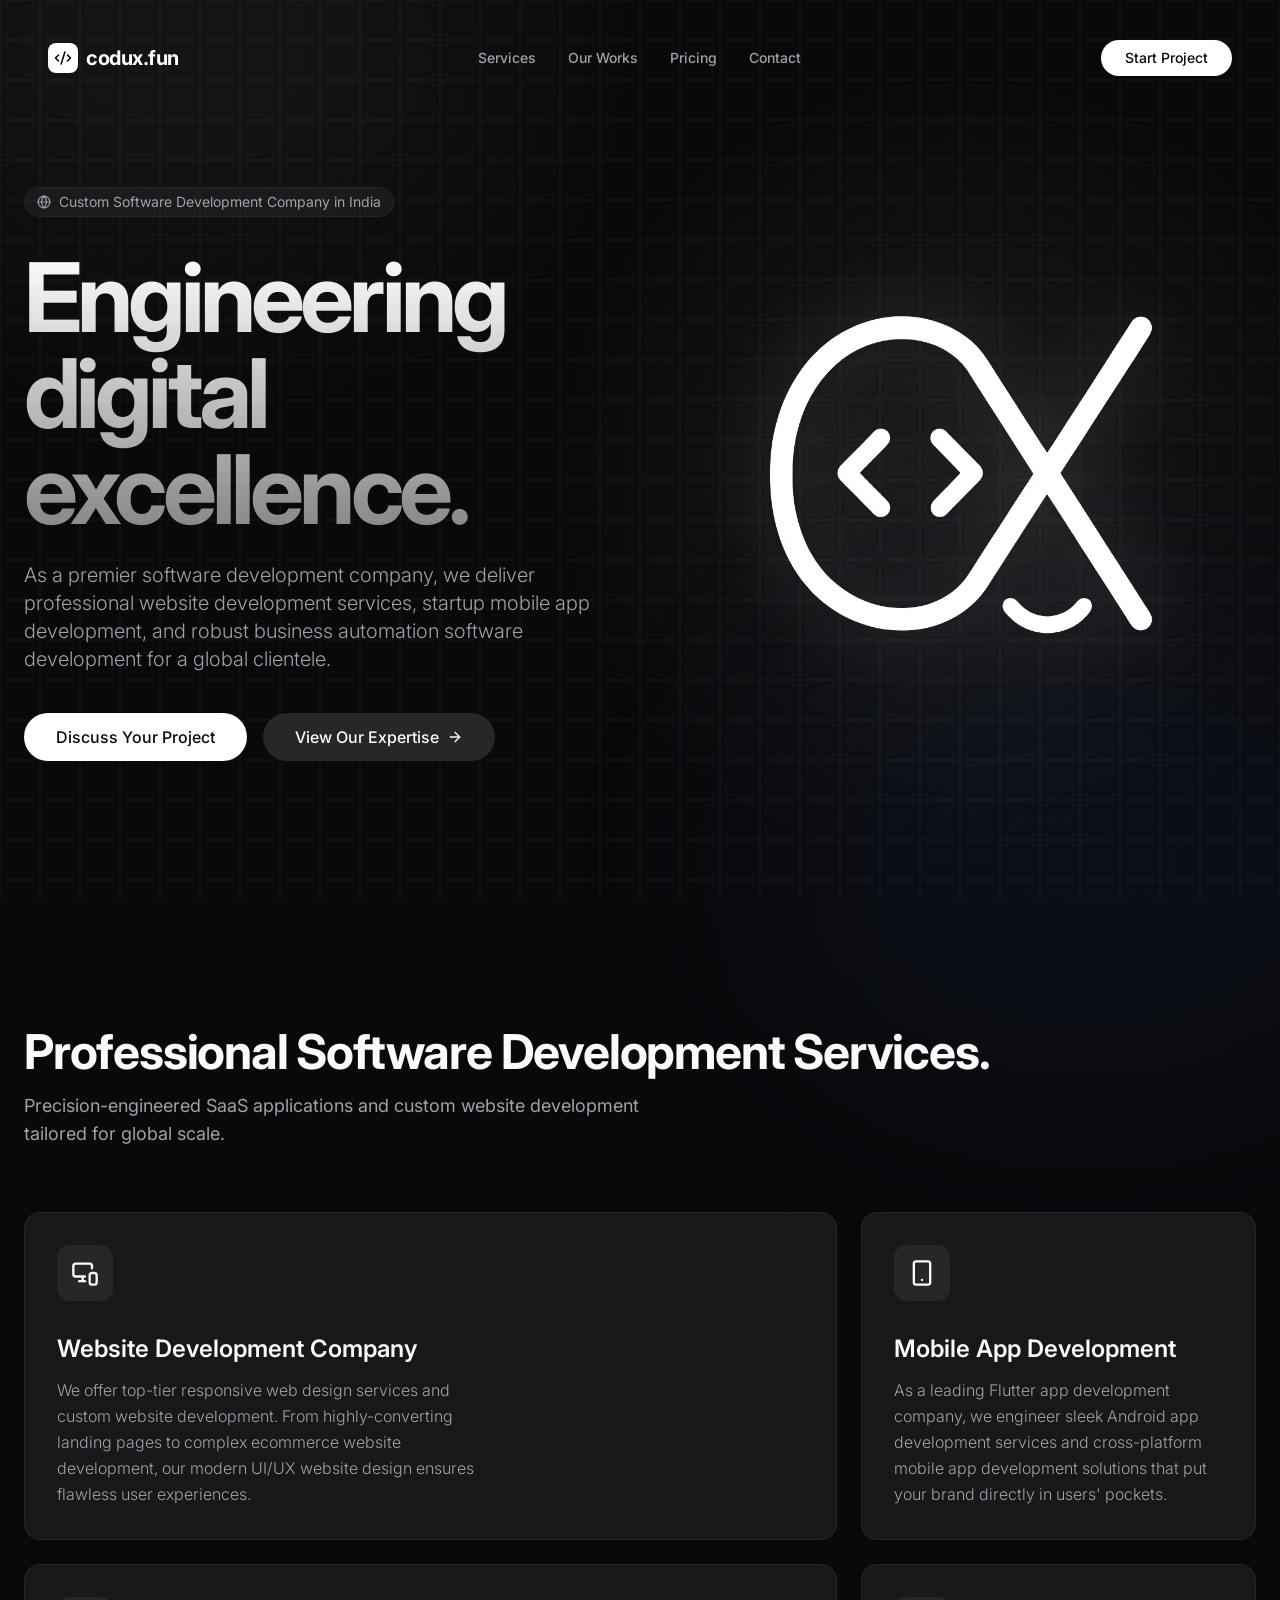
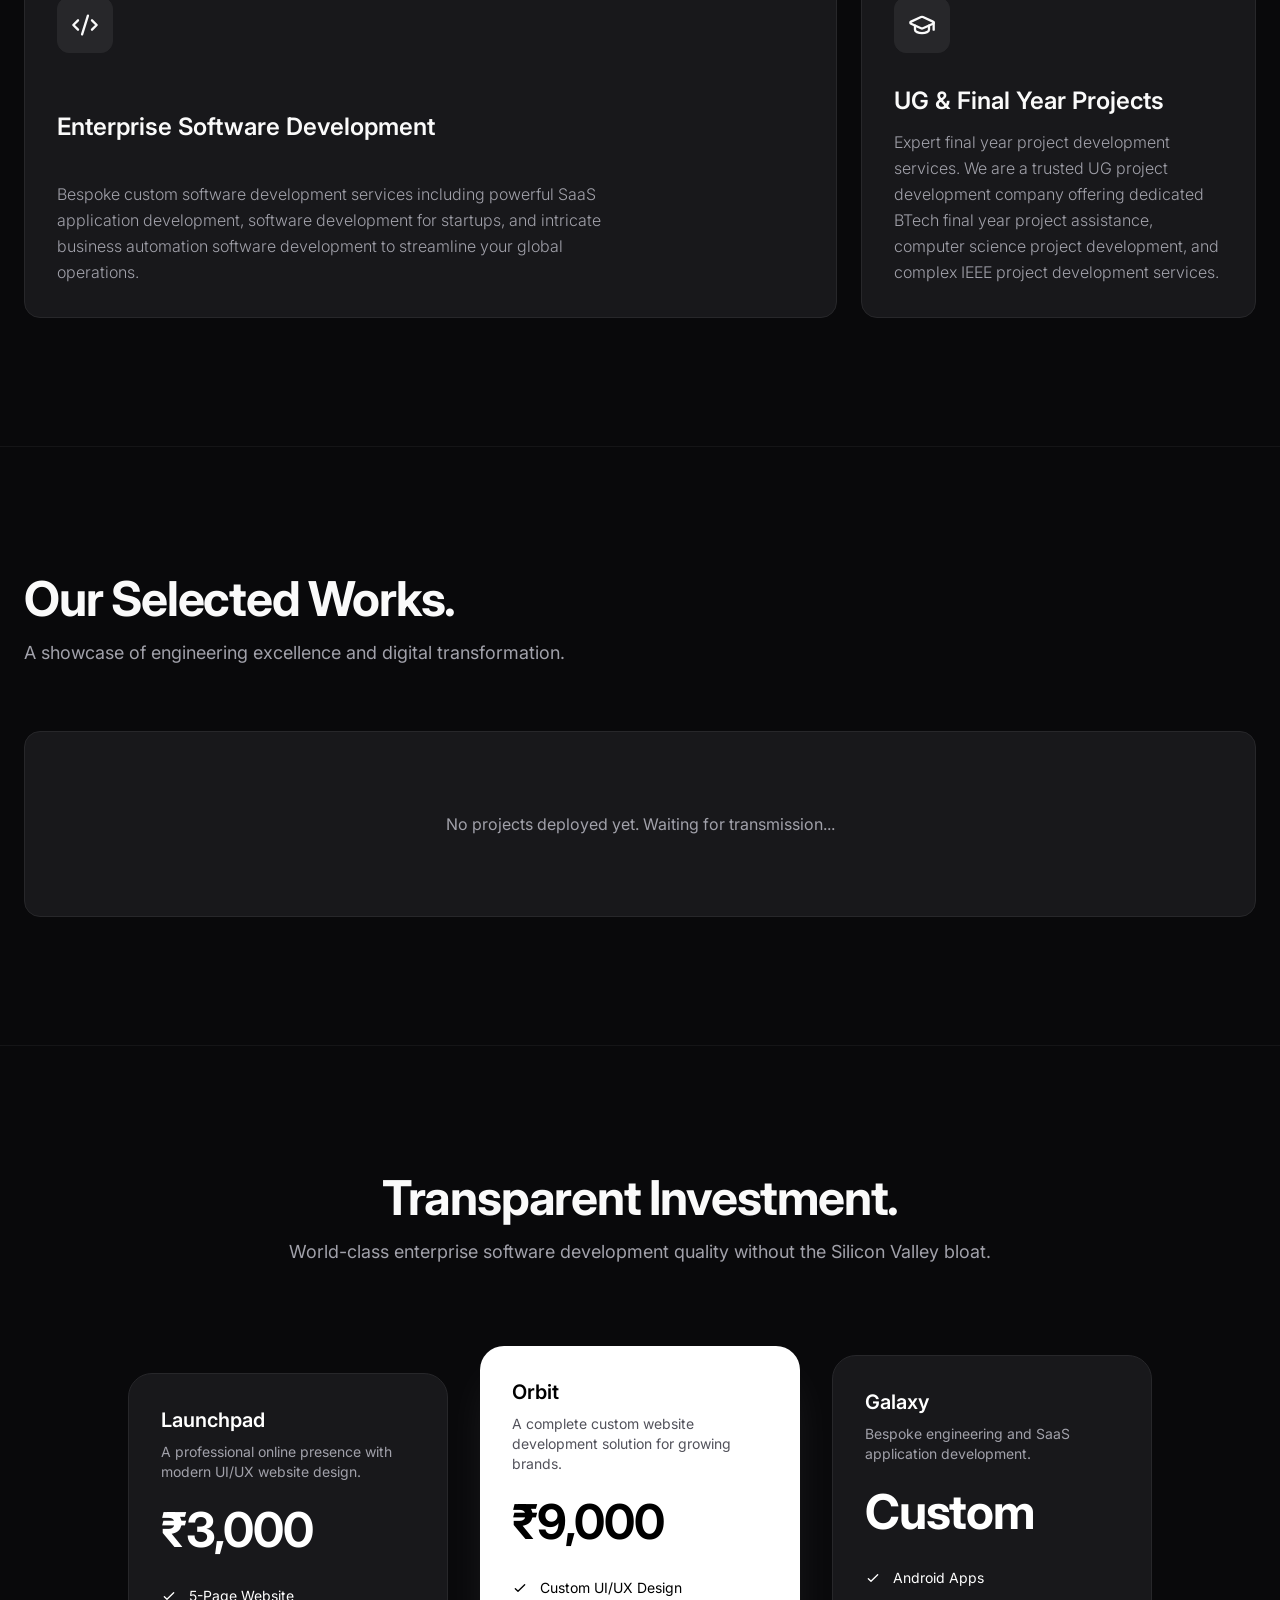
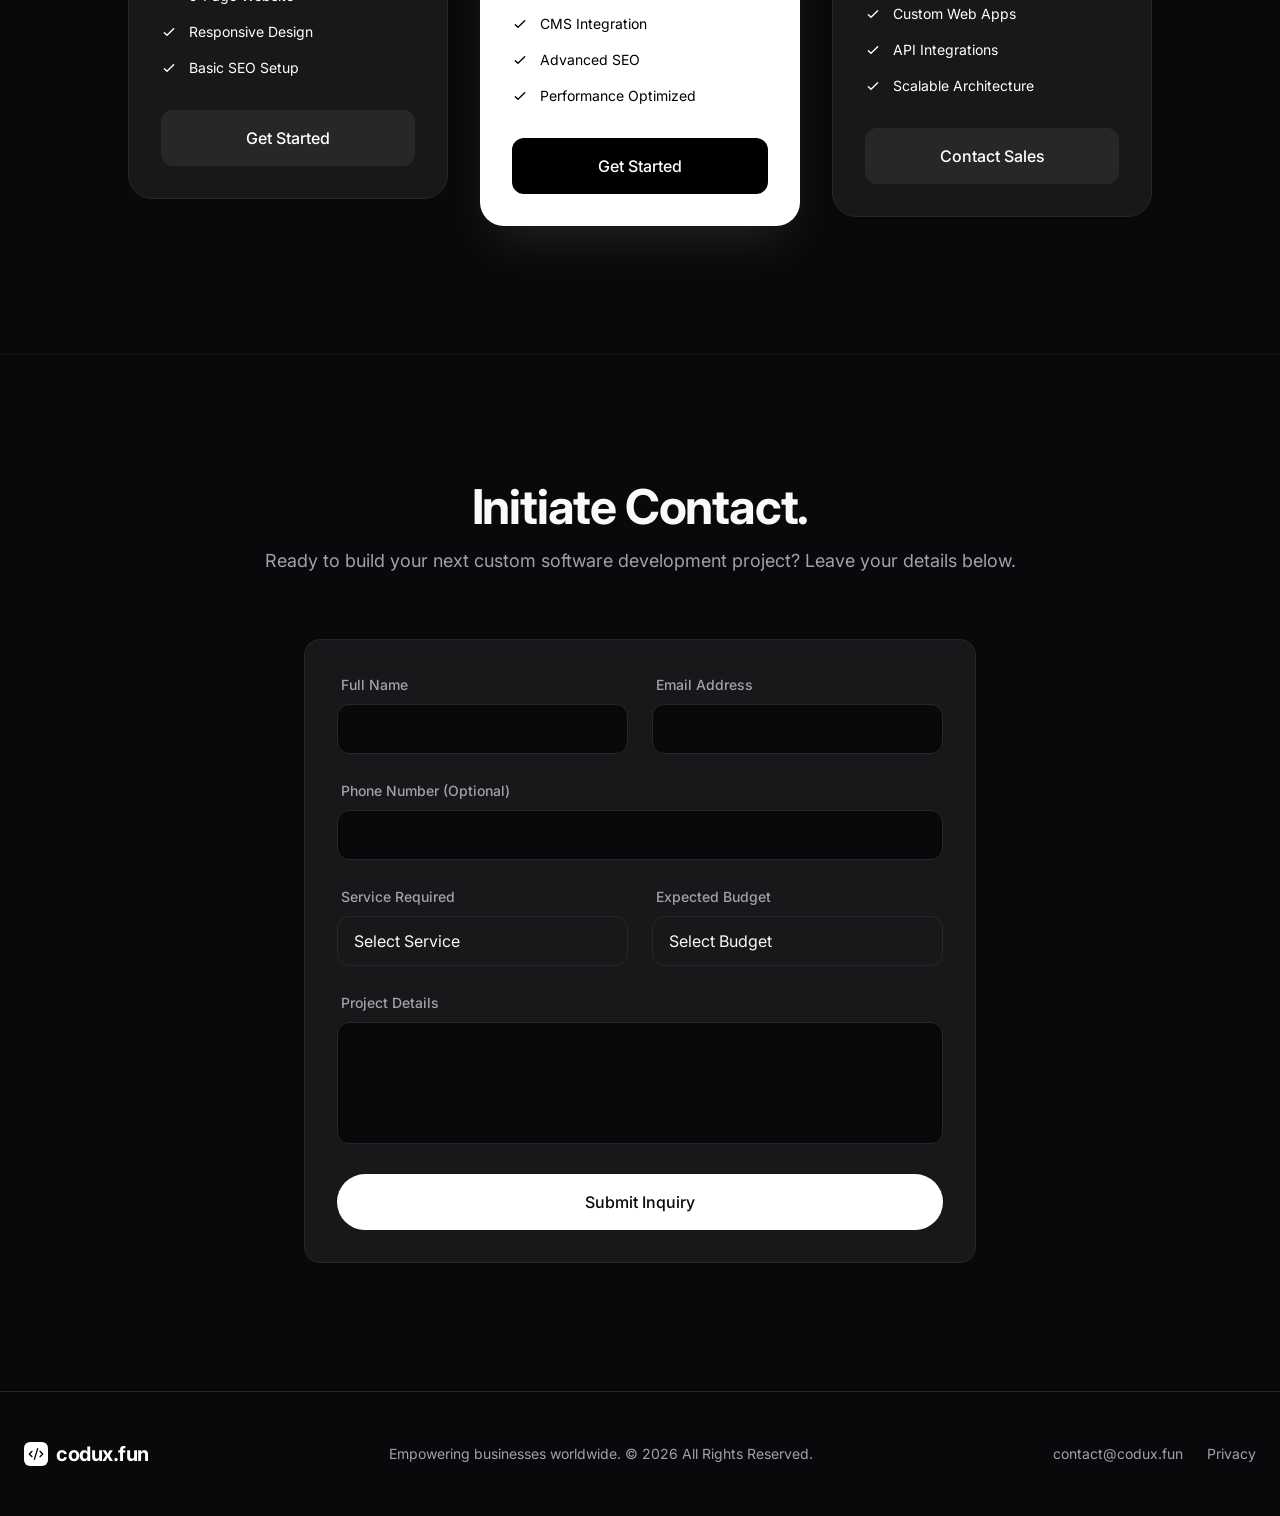
<file: index.html>
<!doctype html>
<html lang="en">
  <head>
    <meta charset="UTF-8" />
    <link rel="icon" type="image/webp" href="/hero-logo.png" />
    <meta name="viewport" content="width=device-width, initial-scale=1.0" />
    
    <title>Custom Software Development Company in Tamil Nadu,India | Codux.fun</title>
    <meta name="title" content="Custom Software Development Company in India | Codux.fun">
    <meta name="description" content="Codux is a leading custom software development company in India. We provide professional website development services, mobile app development, enterprise SaaS applications, and engineering project development services globally." />
    <meta name="keywords" content="custom software development company in India, custom software development services, website development company, mobile app development company, professional website development services, SaaS application development, final year project development services, Flutter app development company" />
    <meta name="robots" content="index, follow">
    <meta http-equiv="Content-Type" content="text/html; charset=utf-8">
    <meta name="language" content="English">
    <script type="module" crossorigin src="/assets/index-D_XTGC7p.js"></script>
    <link rel="stylesheet" crossorigin href="/assets/index-DjdF25Im.css">
  </head>
  <body>
    <div id="root"></div>
  </body>
</html>
</file>
<file: assets/index-DjdF25Im.css>
@import "https://fonts.googleapis.com/css2?family=Inter:wght@300;400;500;600;700;800&display=swap";*,:before,:after{box-sizing:border-box;border:0 solid #e5e7eb}:before,:after{--tw-content:""}html{-webkit-text-size-adjust:100%;tab-size:4;font-family:Inter,sans-serif;line-height:1.5}body{line-height:inherit;margin:0}hr{height:0;color:inherit;border-top-width:1px}abbr:where([title]){-webkit-text-decoration:underline dotted;text-decoration:underline dotted}h1,h2,h3,h4,h5,h6{font-size:inherit;font-weight:inherit}a{color:inherit;-webkit-text-decoration:inherit;text-decoration:inherit}b,strong{font-weight:bolder}code,kbd,samp,pre{font-family:ui-monospace,SFMono-Regular,Menlo,Monaco,Consolas,Liberation Mono,Courier New,monospace;font-size:1em}small{font-size:80%}sub,sup{vertical-align:baseline;font-size:75%;line-height:0;position:relative}sub{bottom:-.25em}sup{top:-.5em}table{text-indent:0;border-color:inherit;border-collapse:collapse}button,input,optgroup,select,textarea{font-family:inherit;font-size:100%;font-weight:inherit;line-height:inherit;color:inherit;margin:0;padding:0}button,select{text-transform:none}button,[type=button],[type=reset],[type=submit]{-webkit-appearance:button;background-color:#0000;background-image:none}:-moz-focusring{outline:auto}:-moz-ui-invalid{box-shadow:none}progress{vertical-align:baseline}::-webkit-inner-spin-button{height:auto}::-webkit-outer-spin-button{height:auto}[type=search]{-webkit-appearance:textfield;outline-offset:-2px}::-webkit-search-decoration{-webkit-appearance:none}::-webkit-file-upload-button{-webkit-appearance:button;font:inherit}summary{display:list-item}blockquote,dl,dd,h1,h2,h3,h4,h5,h6,hr,figure,p,pre{margin:0}fieldset{margin:0;padding:0}legend{padding:0}ol,ul,menu{margin:0;padding:0;list-style:none}textarea{resize:vertical}input::-moz-placeholder{opacity:1;color:#9ca3af}textarea::-moz-placeholder{opacity:1;color:#9ca3af}input::placeholder,textarea::placeholder{opacity:1;color:#9ca3af}button,[role=button]{cursor:pointer}:disabled{cursor:default}img,svg,video,canvas,audio,iframe,embed,object{vertical-align:middle;display:block}img,video{max-width:100%;height:auto}html,body{--tw-bg-opacity:1;background-color:rgb(9 9 11/var(--tw-bg-opacity));--tw-text-opacity:1;width:100%;height:100%;color:rgb(250 250 250/var(--tw-text-opacity));-webkit-font-smoothing:antialiased;-moz-osx-font-smoothing:grayscale;font-family:Inter,sans-serif}html ::-moz-selection{--tw-bg-opacity:1;background-color:rgb(255 255 255/var(--tw-bg-opacity));--tw-text-opacity:1;color:rgb(0 0 0/var(--tw-text-opacity))}body ::-moz-selection{--tw-bg-opacity:1;background-color:rgb(255 255 255/var(--tw-bg-opacity));--tw-text-opacity:1;color:rgb(0 0 0/var(--tw-text-opacity))}html ::selection{--tw-bg-opacity:1;background-color:rgb(255 255 255/var(--tw-bg-opacity));--tw-text-opacity:1;color:rgb(0 0 0/var(--tw-text-opacity))}body ::selection{--tw-bg-opacity:1;background-color:rgb(255 255 255/var(--tw-bg-opacity));--tw-text-opacity:1;color:rgb(0 0 0/var(--tw-text-opacity))}html::-moz-selection{--tw-bg-opacity:1;background-color:rgb(255 255 255/var(--tw-bg-opacity));--tw-text-opacity:1;color:rgb(0 0 0/var(--tw-text-opacity))}body::-moz-selection{--tw-bg-opacity:1;background-color:rgb(255 255 255/var(--tw-bg-opacity));--tw-text-opacity:1;color:rgb(0 0 0/var(--tw-text-opacity))}html::selection{--tw-bg-opacity:1;background-color:rgb(255 255 255/var(--tw-bg-opacity));--tw-text-opacity:1;color:rgb(0 0 0/var(--tw-text-opacity))}body::selection{--tw-bg-opacity:1;background-color:rgb(255 255 255/var(--tw-bg-opacity));--tw-text-opacity:1;color:rgb(0 0 0/var(--tw-text-opacity))}#root{flex-direction:column;width:100%;min-height:100vh;display:flex;overflow-x:hidden}*,:before,:after,::backdrop{--tw-border-spacing-x:0;--tw-border-spacing-y:0;--tw-translate-x:0;--tw-translate-y:0;--tw-rotate:0;--tw-skew-x:0;--tw-skew-y:0;--tw-scale-x:1;--tw-scale-y:1;--tw-pan-x: ;--tw-pan-y: ;--tw-pinch-zoom: ;--tw-scroll-snap-strictness:proximity;--tw-ordinal: ;--tw-slashed-zero: ;--tw-numeric-figure: ;--tw-numeric-spacing: ;--tw-numeric-fraction: ;--tw-ring-inset: ;--tw-ring-offset-width:0px;--tw-ring-offset-color:#fff;--tw-ring-color:#3b82f680;--tw-ring-offset-shadow:0 0 #0000;--tw-ring-shadow:0 0 #0000;--tw-shadow:0 0 #0000;--tw-shadow-colored:0 0 #0000;--tw-blur: ;--tw-brightness: ;--tw-contrast: ;--tw-grayscale: ;--tw-hue-rotate: ;--tw-invert: ;--tw-saturate: ;--tw-sepia: ;--tw-drop-shadow: ;--tw-backdrop-blur: ;--tw-backdrop-brightness: ;--tw-backdrop-contrast: ;--tw-backdrop-grayscale: ;--tw-backdrop-hue-rotate: ;--tw-backdrop-invert: ;--tw-backdrop-opacity: ;--tw-backdrop-saturate: ;--tw-backdrop-sepia: }.glass-nav{--tw-backdrop-blur:blur(24px);-webkit-backdrop-filter:var(--tw-backdrop-blur) var(--tw-backdrop-brightness) var(--tw-backdrop-contrast) var(--tw-backdrop-grayscale) var(--tw-backdrop-hue-rotate) var(--tw-backdrop-invert) var(--tw-backdrop-opacity) var(--tw-backdrop-saturate) var(--tw-backdrop-sepia);backdrop-filter:var(--tw-backdrop-blur) var(--tw-backdrop-brightness) var(--tw-backdrop-contrast) var(--tw-backdrop-grayscale) var(--tw-backdrop-hue-rotate) var(--tw-backdrop-invert) var(--tw-backdrop-opacity) var(--tw-backdrop-saturate) var(--tw-backdrop-sepia);background-color:#09090bcc;border-color:#ffffff1a;border-bottom-width:1px}.premium-card{--tw-border-opacity:1;border-width:1px;border-color:rgb(39 39 42/var(--tw-border-opacity));--tw-bg-opacity:1;background-color:rgb(24 24 27/var(--tw-bg-opacity));border-radius:1rem;padding:2rem;transition-property:all;transition-duration:.5s;transition-timing-function:cubic-bezier(.4,0,.2,1)}.premium-card:hover{background-color:#18181bcc;border-color:#fff3}.btn-primary{--tw-bg-opacity:1;background-color:rgb(255 255 255/var(--tw-bg-opacity));--tw-text-opacity:1;color:rgb(9 9 11/var(--tw-text-opacity));border-radius:9999px;justify-content:center;align-items:center;padding:.75rem 2rem;font-weight:500;transition-property:transform;transition-duration:.15s;transition-timing-function:cubic-bezier(.4,0,.2,1);display:inline-flex}.btn-primary:hover{--tw-scale-x:1.05;--tw-scale-y:1.05;transform:translate(var(--tw-translate-x), var(--tw-translate-y)) rotate(var(--tw-rotate)) skewX(var(--tw-skew-x)) skewY(var(--tw-skew-y)) scaleX(var(--tw-scale-x)) scaleY(var(--tw-scale-y))}.btn-primary:focus{outline-offset:2px;--tw-ring-offset-shadow:var(--tw-ring-inset) 0 0 0 var(--tw-ring-offset-width) var(--tw-ring-offset-color);--tw-ring-shadow:var(--tw-ring-inset) 0 0 0 calc(2px + var(--tw-ring-offset-width)) var(--tw-ring-color);box-shadow:var(--tw-ring-offset-shadow), var(--tw-ring-shadow), var(--tw-shadow,0 0 #0000);--tw-ring-color:#ffffff80;outline:2px solid #0000}.btn-secondary{--tw-bg-opacity:1;background-color:rgb(39 39 42/var(--tw-bg-opacity));--tw-text-opacity:1;color:rgb(250 250 250/var(--tw-text-opacity));border-radius:9999px;justify-content:center;align-items:center;padding:.75rem 2rem;font-weight:500;transition-property:color,background-color,border-color,text-decoration-color,fill,stroke;transition-duration:.15s;transition-timing-function:cubic-bezier(.4,0,.2,1);display:inline-flex}.btn-secondary:hover{background-color:#27272acc}.btn-secondary:focus{outline-offset:2px;--tw-ring-offset-shadow:var(--tw-ring-inset) 0 0 0 var(--tw-ring-offset-width) var(--tw-ring-offset-color);--tw-ring-shadow:var(--tw-ring-inset) 0 0 0 calc(2px + var(--tw-ring-offset-width)) var(--tw-ring-color);box-shadow:var(--tw-ring-offset-shadow), var(--tw-ring-shadow), var(--tw-shadow,0 0 #0000);--tw-ring-color:#fff3;outline:2px solid #0000}.input-field{--tw-border-opacity:1;border-width:1px;border-color:rgb(39 39 42/var(--tw-border-opacity));--tw-bg-opacity:1;background-color:rgb(9 9 11/var(--tw-bg-opacity));--tw-text-opacity:1;width:100%;color:rgb(250 250 250/var(--tw-text-opacity));border-radius:.75rem;padding:.75rem 1rem;transition-property:all;transition-duration:.15s;transition-timing-function:cubic-bezier(.4,0,.2,1)}.input-field::placeholder{--tw-text-opacity:1;color:rgb(161 161 170/var(--tw-text-opacity))}.input-field:focus{outline-offset:2px;--tw-ring-offset-shadow:var(--tw-ring-inset) 0 0 0 var(--tw-ring-offset-width) var(--tw-ring-offset-color);--tw-ring-shadow:var(--tw-ring-inset) 0 0 0 calc(2px + var(--tw-ring-offset-width)) var(--tw-ring-color);box-shadow:var(--tw-ring-offset-shadow), var(--tw-ring-shadow), var(--tw-shadow,0 0 #0000);--tw-ring-color:#fff3;border-color:#ffffff4d;outline:2px solid #0000}.text-gradient{background-image:linear-gradient(to bottom, var(--tw-gradient-stops));--tw-gradient-from:#fff;--tw-gradient-to:#ffffff80;--tw-gradient-stops:var(--tw-gradient-from), var(--tw-gradient-to);color:#0000;-webkit-background-clip:text;background-clip:text}.pointer-events-none{pointer-events:none}.visible{visibility:visible}.fixed{position:fixed}.absolute{position:absolute}.relative{position:relative}.inset-0{inset:0}.top-\[-20\%\]{top:-20%}.left-\[-10\%\]{left:-10%}.bottom-\[-20\%\]{bottom:-20%}.right-\[-10\%\]{right:-10%}.top-8{top:2rem}.left-8{left:2rem}.top-24{top:6rem}.right-6{right:1.5rem}.top-0{top:0}.z-0{z-index:0}.z-10{z-index:10}.z-\[100\]{z-index:100}.z-50{z-index:50}.z-40{z-index:40}.z-20{z-index:20}.mx-auto{margin-left:auto;margin-right:auto}.my-4{margin-top:1rem;margin-bottom:1rem}.mb-8{margin-bottom:2rem}.mb-2{margin-bottom:.5rem}.mt-4{margin-top:1rem}.mb-12{margin-bottom:3rem}.mb-1{margin-bottom:.25rem}.mt-1{margin-top:.25rem}.ml-2{margin-left:.5rem}.mb-6{margin-bottom:1.5rem}.mb-10{margin-bottom:2.5rem}.mb-16{margin-bottom:4rem}.mb-4{margin-bottom:1rem}.mb-3{margin-bottom:.75rem}.mb-20{margin-bottom:5rem}.mr-3{margin-right:.75rem}.mt-auto{margin-top:auto}.inline{display:inline}.flex{display:flex}.inline-flex{display:inline-flex}.table{display:table}.grid{display:grid}.hidden{display:none}.aspect-video{aspect-ratio:16/9}.h-\[50\%\]{height:50%}.h-px{height:1px}.h-full{height:100%}.h-14{height:3.5rem}.h-10{height:2.5rem}.h-4{height:1rem}.min-h-screen{min-height:100vh}.min-h-\[500px\]{min-height:500px}.min-h-\[40px\]{min-height:40px}.w-full{width:100%}.w-\[50\%\]{width:50%}.w-14{width:3.5rem}.w-10{width:2.5rem}.w-4{width:1rem}.max-w-md{max-width:28rem}.max-w-7xl{max-width:80rem}.max-w-\[250px\]{max-width:250px}.max-w-xl{max-width:36rem}.max-w-\[600px\]{max-width:600px}.max-w-2xl{max-width:42rem}.max-w-5xl{max-width:64rem}.max-w-4xl{max-width:56rem}.flex-1{flex:1}.scale-105{--tw-scale-x:1.05;--tw-scale-y:1.05;transform:translate(var(--tw-translate-x), var(--tw-translate-y)) rotate(var(--tw-rotate)) skewX(var(--tw-skew-x)) skewY(var(--tw-skew-y)) scaleX(var(--tw-scale-x)) scaleY(var(--tw-scale-y))}@keyframes spin{to{transform:rotate(360deg)}}.animate-spin{animation:1s linear infinite spin}.resize-none{resize:none}.appearance-none{appearance:none}.flex-col{flex-direction:column}.items-start{align-items:flex-start}.items-center{align-items:center}.justify-center{justify-content:center}.justify-between{justify-content:space-between}.gap-2{gap:.5rem}.gap-6{gap:1.5rem}.gap-4{gap:1rem}.gap-12{gap:3rem}.gap-8{gap:2rem}.space-y-5>:not([hidden])~:not([hidden]){--tw-space-y-reverse:0;margin-top:calc(1.25rem * calc(1 - var(--tw-space-y-reverse)));margin-bottom:calc(1.25rem * var(--tw-space-y-reverse))}.space-x-8>:not([hidden])~:not([hidden]){--tw-space-x-reverse:0;margin-right:calc(2rem * var(--tw-space-x-reverse));margin-left:calc(2rem * calc(1 - var(--tw-space-x-reverse)))}.space-y-6>:not([hidden])~:not([hidden]){--tw-space-y-reverse:0;margin-top:calc(1.5rem * calc(1 - var(--tw-space-y-reverse)));margin-bottom:calc(1.5rem * var(--tw-space-y-reverse))}.space-y-4>:not([hidden])~:not([hidden]){--tw-space-y-reverse:0;margin-top:calc(1rem * calc(1 - var(--tw-space-y-reverse)));margin-bottom:calc(1rem * var(--tw-space-y-reverse))}.space-y-2>:not([hidden])~:not([hidden]){--tw-space-y-reverse:0;margin-top:calc(.5rem * calc(1 - var(--tw-space-y-reverse)));margin-bottom:calc(.5rem * var(--tw-space-y-reverse))}.divide-y>:not([hidden])~:not([hidden]){--tw-divide-y-reverse:0;border-top-width:calc(1px * calc(1 - var(--tw-divide-y-reverse)));border-bottom-width:calc(1px * var(--tw-divide-y-reverse))}.divide-border>:not([hidden])~:not([hidden]){--tw-divide-opacity:1;border-color:rgb(39 39 42/var(--tw-divide-opacity))}.overflow-hidden{overflow:hidden}.overflow-x-auto{overflow-x:auto}.truncate{text-overflow:ellipsis;white-space:nowrap;overflow:hidden}.whitespace-nowrap{white-space:nowrap}.rounded-full{border-radius:9999px}.rounded-2xl{border-radius:1rem}.rounded-md{border-radius:.375rem}.rounded-xl{border-radius:.75rem}.rounded-lg{border-radius:.5rem}.rounded-3xl{border-radius:1.5rem}.border{border-width:1px}.border-4{border-width:4px}.border-y{border-top-width:1px;border-bottom-width:1px}.border-b{border-bottom-width:1px}.border-t{border-top-width:1px}.border-border{--tw-border-opacity:1;border-color:rgb(39 39 42/var(--tw-border-opacity))}.border-green-500\/20{border-color:#22c55e33}.border-white\/5{border-color:#ffffff0d}.border-zinc-800{--tw-border-opacity:1;border-color:rgb(39 39 42/var(--tw-border-opacity))}.border-t-white{--tw-border-opacity:1;border-top-color:rgb(255 255 255/var(--tw-border-opacity))}.bg-white\/5{background-color:#ffffff0d}.bg-blue-500\/5{background-color:#3b82f60d}.bg-background{--tw-bg-opacity:1;background-color:rgb(9 9 11/var(--tw-bg-opacity))}.bg-white{--tw-bg-opacity:1;background-color:rgb(255 255 255/var(--tw-bg-opacity))}.bg-red-500\/10{background-color:#ef44441a}.bg-muted\/50{background-color:#27272a80}.bg-white\/10{background-color:#ffffff1a}.bg-zinc-900{--tw-bg-opacity:1;background-color:rgb(24 24 27/var(--tw-bg-opacity))}.bg-transparent{background-color:#0000}.bg-background\/95{background-color:#09090bf2}.bg-border,.bg-muted{--tw-bg-opacity:1;background-color:rgb(39 39 42/var(--tw-bg-opacity))}.bg-card{--tw-bg-opacity:1;background-color:rgb(24 24 27/var(--tw-bg-opacity))}.bg-black{--tw-bg-opacity:1;background-color:rgb(0 0 0/var(--tw-bg-opacity))}.bg-grid-pattern{background-image:url("data:image/svg+xml,%3Csvg width='40' height='40' viewBox='0 0 40 40' xmlns='http://www.w3.org/2000/svg'%3E%3Cpath d='M0 0h40v40H0V0zm1 1h38v38H1V1z' fill='%23ffffff' fill-opacity='0.03' fill-rule='evenodd'/%3E%3C/svg%3E")}.bg-gradient-to-t{background-image:linear-gradient(to top, var(--tw-gradient-stops))}.from-black\/80{--tw-gradient-from:#000c;--tw-gradient-to:#0000;--tw-gradient-stops:var(--tw-gradient-from), var(--tw-gradient-to)}.via-transparent{--tw-gradient-to:#0000;--tw-gradient-stops:var(--tw-gradient-from), transparent, var(--tw-gradient-to)}.to-transparent{--tw-gradient-to:transparent}.object-contain{-o-object-fit:contain;object-fit:contain}.object-cover{-o-object-fit:cover;object-fit:cover}.p-10{padding:2.5rem}.p-3{padding:.75rem}.p-6{padding:1.5rem}.p-0{padding:0}.p-12{padding:3rem}.p-2{padding:.5rem}.p-1\.5{padding:.375rem}.p-1{padding:.25rem}.p-8{padding:2rem}.px-4{padding-left:1rem;padding-right:1rem}.py-3{padding-top:.75rem;padding-bottom:.75rem}.px-6{padding-left:1.5rem;padding-right:1.5rem}.py-2{padding-top:.5rem;padding-bottom:.5rem}.py-4{padding-top:1rem;padding-bottom:1rem}.px-2\.5{padding-left:.625rem;padding-right:.625rem}.py-0\.5{padding-top:.125rem;padding-bottom:.125rem}.px-2{padding-left:.5rem;padding-right:.5rem}.py-0{padding-top:0;padding-bottom:0}.px-3{padding-left:.75rem;padding-right:.75rem}.py-1{padding-top:.25rem;padding-bottom:.25rem}.py-32{padding-top:8rem;padding-bottom:8rem}.py-20{padding-top:5rem;padding-bottom:5rem}.py-12{padding-top:3rem;padding-bottom:3rem}.pt-4{padding-top:1rem}.pt-6{padding-top:1.5rem}.pt-32{padding-top:8rem}.pb-20{padding-bottom:5rem}.pl-1{padding-left:.25rem}.text-left{text-align:left}.text-center{text-align:center}.text-right{text-align:right}.text-sm{font-size:.875rem;line-height:1.25rem}.text-2xl{font-size:1.5rem;line-height:2rem}.text-3xl{font-size:1.875rem;line-height:2.25rem}.text-xs{font-size:.75rem;line-height:1rem}.text-xl{font-size:1.25rem;line-height:1.75rem}.text-5xl{font-size:3rem;line-height:1}.text-lg{font-size:1.125rem;line-height:1.75rem}.text-4xl{font-size:2.25rem;line-height:2.5rem}.font-medium{font-weight:500}.font-bold{font-weight:700}.font-semibold{font-weight:600}.font-light{font-weight:300}.leading-\[1\.1\]{line-height:1.1}.leading-relaxed{line-height:1.625}.tracking-tight{letter-spacing:-.025em}.tracking-tighter{letter-spacing:-.05em}.text-mutedForeground{--tw-text-opacity:1;color:rgb(161 161 170/var(--tw-text-opacity))}.text-black{--tw-text-opacity:1;color:rgb(0 0 0/var(--tw-text-opacity))}.text-red-400{--tw-text-opacity:1;color:rgb(248 113 113/var(--tw-text-opacity))}.text-red-500{--tw-text-opacity:1;color:rgb(239 68 68/var(--tw-text-opacity))}.text-white{--tw-text-opacity:1;color:rgb(255 255 255/var(--tw-text-opacity))}.text-green-400{--tw-text-opacity:1;color:rgb(74 222 128/var(--tw-text-opacity))}.text-zinc-700{--tw-text-opacity:1;color:rgb(63 63 70/var(--tw-text-opacity))}.text-zinc-600{--tw-text-opacity:1;color:rgb(82 82 91/var(--tw-text-opacity))}.opacity-0{opacity:0}.shadow-2xl{--tw-shadow:0 25px 50px -12px #00000040;--tw-shadow-colored:0 25px 50px -12px var(--tw-shadow-color);box-shadow:var(--tw-ring-offset-shadow,0 0 #0000), var(--tw-ring-shadow,0 0 #0000), var(--tw-shadow)}.shadow-white\/10{--tw-shadow-color:#ffffff1a;--tw-shadow:var(--tw-shadow-colored)}.blur-\[120px\]{--tw-blur:blur(120px);filter:var(--tw-blur) var(--tw-brightness) var(--tw-contrast) var(--tw-grayscale) var(--tw-hue-rotate) var(--tw-invert) var(--tw-saturate) var(--tw-sepia) var(--tw-drop-shadow)}.blur-\[100px\]{--tw-blur:blur(100px);filter:var(--tw-blur) var(--tw-brightness) var(--tw-contrast) var(--tw-grayscale) var(--tw-hue-rotate) var(--tw-invert) var(--tw-saturate) var(--tw-sepia) var(--tw-drop-shadow)}.drop-shadow-\[0_0_40px_rgba\(255\,255\,255\,0\.15\)\]{--tw-drop-shadow:drop-shadow(0 0 40px #ffffff26);filter:var(--tw-blur) var(--tw-brightness) var(--tw-contrast) var(--tw-grayscale) var(--tw-hue-rotate) var(--tw-invert) var(--tw-saturate) var(--tw-sepia) var(--tw-drop-shadow)}.invert{--tw-invert:invert(100%);filter:var(--tw-blur) var(--tw-brightness) var(--tw-contrast) var(--tw-grayscale) var(--tw-hue-rotate) var(--tw-invert) var(--tw-saturate) var(--tw-sepia) var(--tw-drop-shadow)}.filter{filter:var(--tw-blur) var(--tw-brightness) var(--tw-contrast) var(--tw-grayscale) var(--tw-hue-rotate) var(--tw-invert) var(--tw-saturate) var(--tw-sepia) var(--tw-drop-shadow)}.backdrop-blur-xl{--tw-backdrop-blur:blur(24px);-webkit-backdrop-filter:var(--tw-backdrop-blur) var(--tw-backdrop-brightness) var(--tw-backdrop-contrast) var(--tw-backdrop-grayscale) var(--tw-backdrop-hue-rotate) var(--tw-backdrop-invert) var(--tw-backdrop-opacity) var(--tw-backdrop-saturate) var(--tw-backdrop-sepia);backdrop-filter:var(--tw-backdrop-blur) var(--tw-backdrop-brightness) var(--tw-backdrop-contrast) var(--tw-backdrop-grayscale) var(--tw-backdrop-hue-rotate) var(--tw-backdrop-invert) var(--tw-backdrop-opacity) var(--tw-backdrop-saturate) var(--tw-backdrop-sepia)}.transition-colors{transition-property:color,background-color,border-color,text-decoration-color,fill,stroke;transition-duration:.15s;transition-timing-function:cubic-bezier(.4,0,.2,1)}.transition{transition-property:color,background-color,border-color,text-decoration-color,fill,stroke,opacity,box-shadow,transform,filter,-webkit-backdrop-filter,backdrop-filter;transition-duration:.15s;transition-timing-function:cubic-bezier(.4,0,.2,1)}.transition-all{transition-property:all;transition-duration:.15s;transition-timing-function:cubic-bezier(.4,0,.2,1)}.transition-transform{transition-property:transform;transition-duration:.15s;transition-timing-function:cubic-bezier(.4,0,.2,1)}.transition-opacity{transition-property:opacity;transition-duration:.15s;transition-timing-function:cubic-bezier(.4,0,.2,1)}.duration-500{transition-duration:.5s}.duration-700{transition-duration:.7s}.duration-300{transition-duration:.3s}::-webkit-scrollbar{width:6px}::-webkit-scrollbar-track{background:#09090b}::-webkit-scrollbar-thumb{background-color:#27272a;border-radius:10px}::-webkit-scrollbar-thumb:hover{background-color:#3f3f46}.hover\:border-white\/20:hover{border-color:#fff3}.hover\:bg-red-500:hover{--tw-bg-opacity:1;background-color:rgb(239 68 68/var(--tw-bg-opacity))}.hover\:bg-muted\/30:hover{background-color:#27272a4d}.hover\:bg-red-500\/10:hover{background-color:#ef44441a}.hover\:bg-zinc-800:hover{--tw-bg-opacity:1;background-color:rgb(39 39 42/var(--tw-bg-opacity))}.hover\:bg-muted\/80:hover{background-color:#27272acc}.hover\:text-white:hover{--tw-text-opacity:1;color:rgb(255 255 255/var(--tw-text-opacity))}.hover\:text-red-400:hover{--tw-text-opacity:1;color:rgb(248 113 113/var(--tw-text-opacity))}.hover\:text-sky-400:hover{--tw-text-opacity:1;color:rgb(56 189 248/var(--tw-text-opacity))}.group:hover .group-hover\:translate-x-1{--tw-translate-x:.25rem;transform:translate(var(--tw-translate-x), var(--tw-translate-y)) rotate(var(--tw-rotate)) skewX(var(--tw-skew-x)) skewY(var(--tw-skew-y)) scaleX(var(--tw-scale-x)) scaleY(var(--tw-scale-y))}.group:hover .group-hover\:scale-105{--tw-scale-x:1.05;--tw-scale-y:1.05;transform:translate(var(--tw-translate-x), var(--tw-translate-y)) rotate(var(--tw-rotate)) skewX(var(--tw-skew-x)) skewY(var(--tw-skew-y)) scaleX(var(--tw-scale-x)) scaleY(var(--tw-scale-y))}.group:hover .group-hover\:bg-white{--tw-bg-opacity:1;background-color:rgb(255 255 255/var(--tw-bg-opacity))}.group:hover .group-hover\:text-black{--tw-text-opacity:1;color:rgb(0 0 0/var(--tw-text-opacity))}.group:hover .group-hover\:opacity-100{opacity:1}@media (width>=640px){.sm\:w-auto{width:auto}.sm\:flex-row{flex-direction:row}}@media (width>=768px){.md\:col-span-2{grid-column:span 2/span 2}.md\:col-span-1{grid-column:span 1/span 1}.md\:block{display:block}.md\:flex{display:flex}.md\:hidden{display:none}.md\:grid-cols-3{grid-template-columns:repeat(3,minmax(0,1fr))}.md\:grid-cols-2{grid-template-columns:repeat(2,minmax(0,1fr))}.md\:flex-row{flex-direction:row}.md\:items-end{align-items:flex-end}.md\:items-center{align-items:center}.md\:p-12{padding:3rem}.md\:text-left{text-align:left}.md\:text-7xl{font-size:4.5rem;line-height:1}.md\:text-xl{font-size:1.25rem;line-height:1.75rem}.md\:text-5xl{font-size:3rem;line-height:1}}@media (width>=1024px){.lg\:flex{display:flex}.lg\:grid-cols-2{grid-template-columns:repeat(2,minmax(0,1fr))}.lg\:grid-cols-3{grid-template-columns:repeat(3,minmax(0,1fr))}.lg\:text-8xl{font-size:6rem;line-height:1}}
</file>
